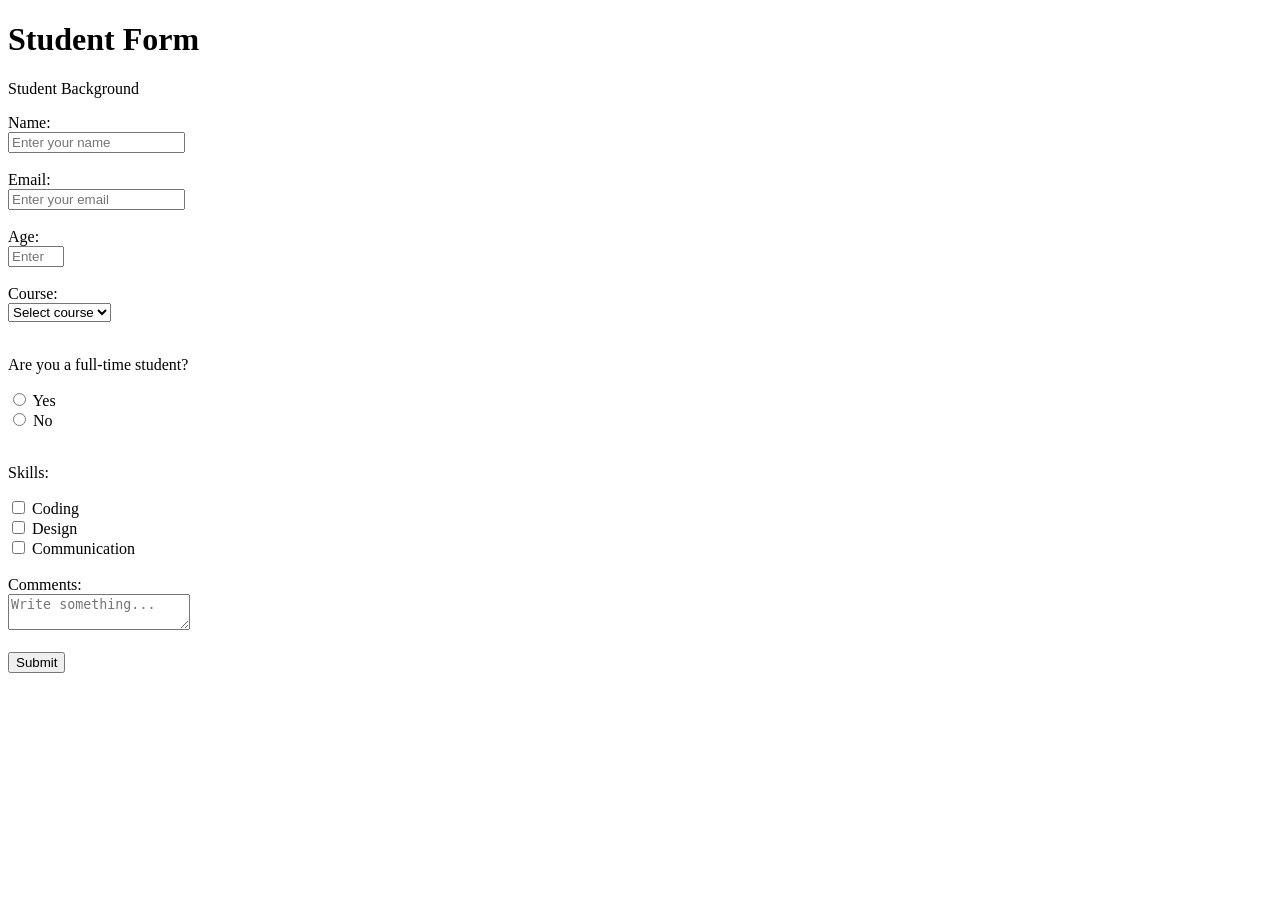
<file: 2024298452_Survey Form/index.html>
<!DOCTYPE html>
<html lang="en">
  <head>
    <meta charset="UTF-8" />
    <title>Survey Form</title>
  </head>

  <body>
    <h1 id="title">Student Form</h1>
    <p id="description">Student Background</p>

    <form id="survey-form">
      
      
      <label id="name-label" for="name">Name:</label><br>
      <input id="name" type="text" placeholder="Enter your name" required><br><br>

      
      <label id="email-label" for="email">Email:</label><br>
      <input id="email" type="email" placeholder="Enter your email" required><br><br>

      
      <label id="number-label" for="number">Age:</label><br>
      <input id="number" type="number" min="10" max="100" placeholder="Enter your age"><br><br>

      
      <label for="dropdown">Course:</label><br>
      <select id="dropdown">
        <option value="">Select course</option>
        <option value="it">IT</option>
        <option value="business">Business</option>
      </select><br><br>

      
      <p>Are you a full-time student?</p>
      <input type="radio" name="student" value="yes"> Yes<br>
      <input type="radio" name="student" value="no"> No<br><br>

      
      <p>Skills:</p>
      <input type="checkbox" value="coding"> Coding<br>
      <input type="checkbox" value="design"> Design<br>
      <input type="checkbox" value="communication"> Communication<br><br>

      
      <label for="comments">Comments:</label><br>
      <textarea id="comments" placeholder="Write something..."></textarea><br><br>

      
      <button id="submit" type="submit">Submit</button>

    </form>
  </body>
</html>
</file>
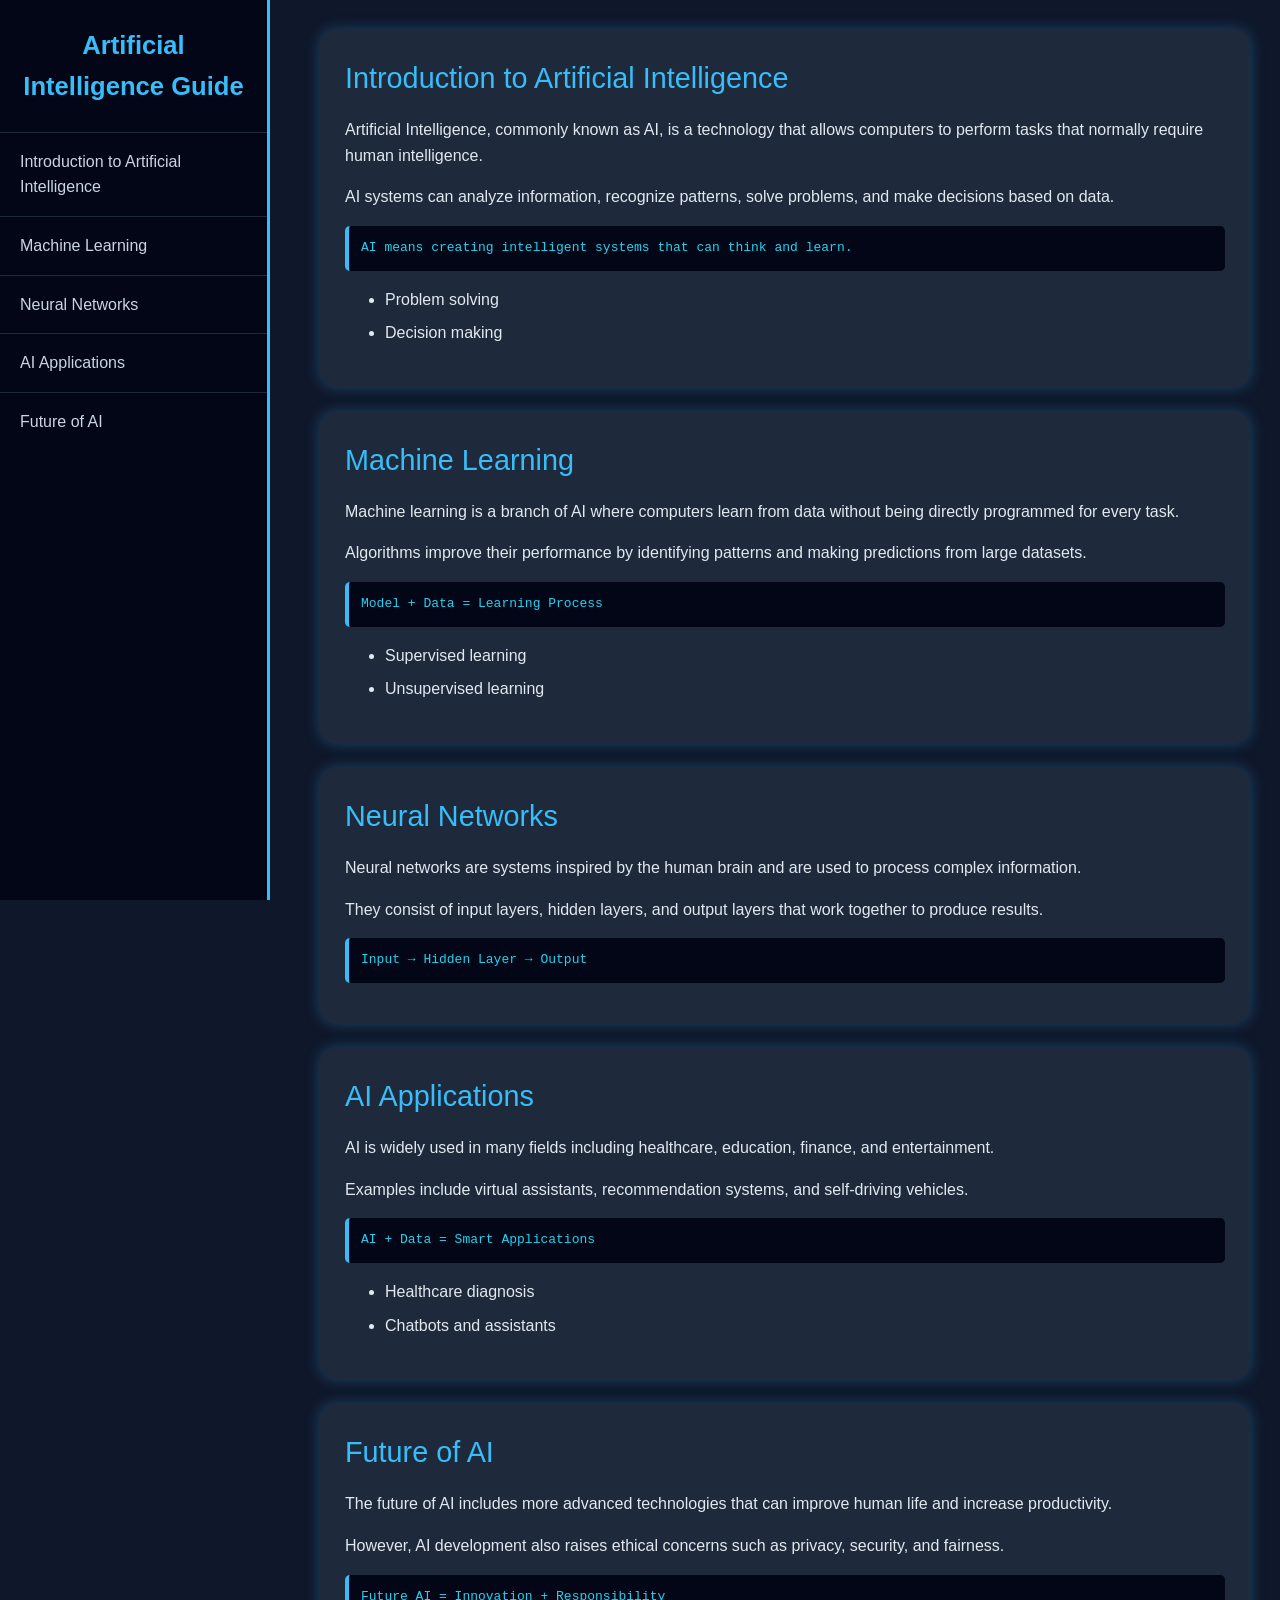
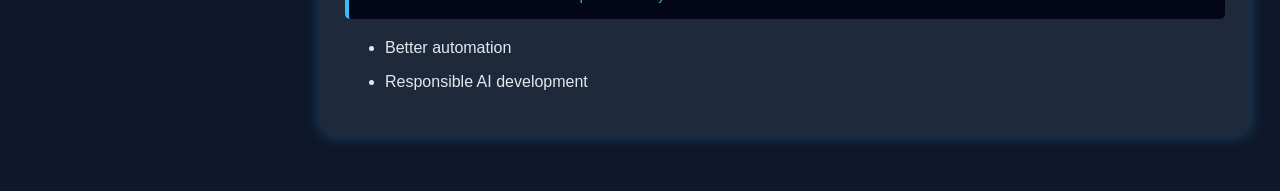
<file: 2024298452_Technical_Documentation_Page/index.html>
<!DOCTYPE html>
<html lang="en">
<head>
  <meta charset="UTF-8">
  <meta name="viewport" content="width=device-width, initial-scale=1.0">
  <title>Artificial Intelligence Guide</title>
  <link rel="stylesheet" href="styles.css">
</head>

<body>

  <nav id="navbar">
    <header>Artificial Intelligence Guide</header>

    <a class="nav-link" href="#Introduction_to_Artificial_Intelligence">
      Introduction to Artificial Intelligence
    </a>

    <a class="nav-link" href="#Machine_Learning">
      Machine Learning
    </a>

    <a class="nav-link" href="#Neural_Networks">
      Neural Networks
    </a>

    <a class="nav-link" href="#AI_Applications">
      AI Applications
    </a>

    <a class="nav-link" href="#Future_of_AI">
      Future of AI
    </a>

  </nav>


  <main id="main-doc">

    <section class="main-section" id="Introduction_to_Artificial_Intelligence">
      <header>Introduction to Artificial Intelligence</header>

      <p>
        Artificial Intelligence, commonly known as AI, is a technology that allows computers to perform tasks that normally require human intelligence.
      </p>

      <p>
        AI systems can analyze information, recognize patterns, solve problems, and make decisions based on data.
      </p>

      <code>
AI means creating intelligent systems that can think and learn.
      </code>

      <ul>
        <li>Problem solving</li>
        <li>Decision making</li>
      </ul>

    </section>



    <section class="main-section" id="Machine_Learning">

      <header>Machine Learning</header>

      <p>
        Machine learning is a branch of AI where computers learn from data without being directly programmed for every task.
      </p>

      <p>
        Algorithms improve their performance by identifying patterns and making predictions from large datasets.
      </p>

      <code>
Model + Data = Learning Process
      </code>

      <ul>
        <li>Supervised learning</li>
        <li>Unsupervised learning</li>
      </ul>

    </section>



    <section class="main-section" id="Neural_Networks">

      <header>Neural Networks</header>

      <p>
        Neural networks are systems inspired by the human brain and are used to process complex information.
      </p>

      <p>
        They consist of input layers, hidden layers, and output layers that work together to produce results.
      </p>

      <code>
Input → Hidden Layer → Output
      </code>

    </section>



    <section class="main-section" id="AI_Applications">

      <header>AI Applications</header>

      <p>
        AI is widely used in many fields including healthcare, education, finance, and entertainment.
      </p>

      <p>
        Examples include virtual assistants, recommendation systems, and self-driving vehicles.
      </p>

      <code>
AI + Data = Smart Applications
      </code>

      <ul>
        <li>Healthcare diagnosis</li>
        <li>Chatbots and assistants</li>
      </ul>

    </section>



    <section class="main-section" id="Future_of_AI">

      <header>Future of AI</header>

      <p>
        The future of AI includes more advanced technologies that can improve human life and increase productivity.
      </p>

      <p>
        However, AI development also raises ethical concerns such as privacy, security, and fairness.
      </p>

      <code>
Future AI = Innovation + Responsibility
      </code>

      <ul>
        <li>Better automation</li>
        <li>Responsible AI development</li>
      </ul>

    </section>

  </main>

</body>
</html>
</file>
<file: 2024298452_Technical_Documentation_Page/styles.css>
* {
  box-sizing: border-box;
}

body {
  margin: 0;
  font-family: "Segoe UI", Arial, sans-serif;
  background: #0f172a;
  color: #e2e8f0;
  line-height: 1.6;
}


/* Navigation Bar */

#navbar {
  position: fixed;
  top: 0;
  left: 0;
  width: 270px;
  height: 100vh;
  background: #020617;
  border-right: 3px solid #38bdf8;
  overflow-y: auto;
}

#navbar header {
  font-size: 1.6rem;
  font-weight: bold;
  color: #38bdf8;
  text-align: center;
  padding: 25px 15px;
}

.nav-link {
  display: block;
  color: #cbd5e1;
  text-decoration: none;
  padding: 16px 20px;
  border-top: 1px solid #1e293b;
  transition: 0.3s;
}

.nav-link:hover {
  background: #38bdf8;
  color: #020617;
}


/* Main Documentation */

#main-doc {
  margin-left: 290px;
  padding: 30px;
}

.main-section {
  background: #1e293b;
  margin-bottom: 25px;
  padding: 25px;
  border-radius: 15px;
  box-shadow: 0 0 15px rgba(56, 189, 248, 0.3);
}

.main-section header {
  color: #38bdf8;
  font-size: 1.8rem;
  margin-bottom: 15px;
}

code {
  display: block;
  background: #020617;
  color: #22d3ee;
  padding: 12px;
  margin: 15px 0;
  border-left: 4px solid #38bdf8;
  border-radius: 5px;
}

li {
  margin: 8px 0;
}


/* Responsive Design */

@media (max-width: 768px) {

  #navbar {
    position: relative;
    width: 100%;
    height: auto;
    border-right: none;
    border-bottom: 3px solid #38bdf8;
  }

  #main-doc {
    margin-left: 0;
    padding: 20px;
  }

}
</file>
